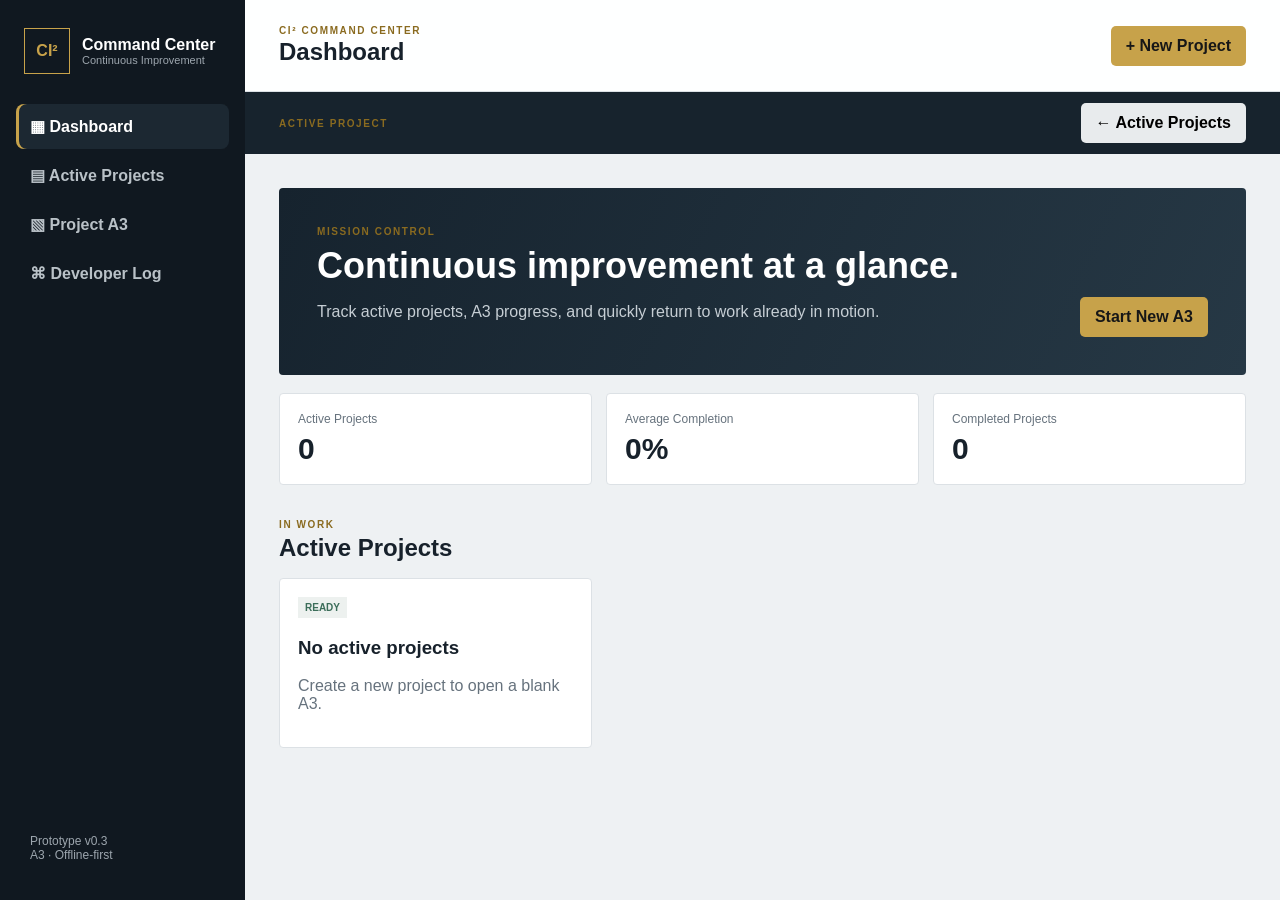
<file: index.html>
<!DOCTYPE html><html lang="en"><head><meta charset="UTF-8"/><meta name="viewport" content="width=device-width,initial-scale=1,viewport-fit=cover"/><meta name="theme-color" content="#101820"/><meta name="apple-mobile-web-app-capable" content="yes"/><meta name="apple-mobile-web-app-title" content="CI²"/><link rel="manifest" href="manifest.webmanifest"/><title>CI² Command Center</title><link rel="stylesheet" href="styles.css"/></head><body>
<aside class="sidebar"><div class="brand"><div class="brand-mark">CI²</div><div><strong>Command Center</strong><span>Continuous Improvement</span></div></div><nav><button class="nav-item active" data-view="dashboard">▦ <span>Dashboard</span></button><button class="nav-item" data-view="projects">▤ <span>Active Projects</span></button><button class="nav-item" data-view="a3">▧ <span>Project A3</span></button><button class="nav-item" data-view="devlog">⌘ <span>Developer Log</span></button></nav><div class="sidebar-note">Prototype v0.3<br><span>A3 · Offline-first</span></div></aside>
<main><header><button id="menuBtn" class="menu-btn">☰</button><div><p class="eyebrow">CI² COMMAND CENTER</p><h1 id="pageTitle">Dashboard</h1></div><button class="primary" id="newProjectBtn">+ New Project</button></header><div id="projectContext" class="project-context" hidden><div><span class="eyebrow">ACTIVE PROJECT</span><strong id="contextName"></strong><small id="contextMeta"></small></div><button class="secondary" onclick="returnToPortfolio()">← Active Projects</button></div>
<section id="dashboard" class="view active"><div class="hero"><div><p class="eyebrow">MISSION CONTROL</p><h2>Continuous improvement at a glance.</h2><p>Track active projects, A3 progress, and quickly return to work already in motion.</p></div><button class="primary large" data-open-modal>Start New A3</button></div><div class="stats"><article><span>Active Projects</span><strong id="activeCount">0</strong></article><article><span>Average Completion</span><strong id="avgProgress">0%</strong></article><article><span>Completed Projects</span><strong id="completedCount">0</strong></article></div><div class="section-head"><div><p class="eyebrow">IN WORK</p><h2>Active Projects</h2></div></div><div id="projectCards" class="cards"></div></section>
<section id="projects" class="view"><div class="section-head"><div><p class="eyebrow">PORTFOLIO</p><h2>Active Projects</h2></div><button class="primary" data-open-modal>+ New Project</button></div><div id="projectTable" class="panel"></div></section>
<section id="a3" class="view"><div class="section-head"><div><p class="eyebrow">AIR FORCE PRACTICAL PROBLEM SOLVING</p><h2>Project A3</h2></div><span class="save-note">Auto-saved locally</span></div><div class="a3-sheet">
<div class="a3-meta"><div class="meta-block"><label>Team Lead<input data-project="teamLead"/></label><label>Team Members<textarea data-project="teamMembers"></textarea></label><label>Facilitator<input data-project="facilitator"/></label><label>Mentor<input data-project="mentor"/></label></div><div class="meta-block"><label>Champion(s)<input data-project="champions"/></label><label>Process Owner(s)<input data-project="processOwners"/></label><label>WPM<input data-project="wpm"/></label><div class="date-row"><label>Start Date<input type="date" data-project="startDate"/></label><label>End Date<input type="date" data-project="endDate"/></label></div></div><div class="meta-block"><label>Project Name<input data-project="name"/></label><label>Strategic Alignment<textarea data-project="strategicAlignment"></textarea></label><label>Functional Area<input data-project="area"/></label><label>Status<select data-project="status"><option>Active</option><option>On Hold</option><option>Complete</option></select></label></div></div>
<div class="a3-problem-grid"><article class="a3-block"><h3>1. Clarify & Validate the Problem</h3><small>Tools: VoC, KPI, Current State VSM</small><textarea data-save="a3.step1" placeholder="Define and validate the problem, customer need, impact, and context..."></textarea></article><article class="a3-block"><h3>4. Conduct Cause Analysis</h3><small>Tools: Brainstorm, Affinity/Fishbone, Pareto, 5-Whys</small><textarea data-save="a3.step4" placeholder="Identify and validate root causes..."></textarea></article><article class="a3-block"><h3>2. Break Down the Problem / Identify Performance Gap(s)</h3><small>Tools: VoC, KPI, Gap Analysis</small><textarea data-save="a3.step2" placeholder="Document baseline data, gaps, observations, charts, and process evidence..."></textarea></article><article class="a3-block"><h3>5. Develop Countermeasures & Implementation Plan</h3><small>Tools: Lean, 5S, Visual Mgt, Std Wk, Cell Design, Error Proof, PICK</small><textarea data-save="a3.step5" placeholder="Link root causes to countermeasures and build the implementation plan..."></textarea></article><article class="a3-block"><h3>3. Set Improvement Target</h3><small>Tools: B-SMART, VSM-Future State</small><textarea data-save="a3.step3" placeholder="Measure | Baseline | Target | Target Source | By When..."></textarea></article><article class="a3-block"><h3>6. See Countermeasures Through</h3><small>Tools: 5S, Visual Mgt, Std Wk, Cell Design, Error Proof</small><textarea data-save="a3.step6" placeholder="Action items, POC, suspense date, status, and remarks..."></textarea></article><article class="a3-block"><h3>7. Confirm Results & Process Change</h3><small>Tools: KPI, Standard Work Procedures, Audits</small><textarea data-save="a3.step7" placeholder="Validate results against targets and document the process change..."></textarea></article><article class="a3-block"><h3>8. Standardize Successful Processes</h3><small>Tools: Check Pts, Std Tables, Story Boards, PA</small><textarea data-save="a3.step8" placeholder="Document sustainment, standard work, ownership, and sharing..."></textarea></article></div></div></section>
<section id="devlog" class="view"><div class="panel prose"><h2>Developer Log</h2><h3>v0.3 — A3 Project System</h3><p>Dashboard focuses on project count and completion. Active Projects is the portfolio. New Project creates a blank A3 modeled on the supplied Air Force CPI template.</p></div></section></main>
<dialog id="projectModal"><form method="dialog" id="projectForm"><div class="modal-head"><div><p class="eyebrow">NEW A3</p><h2>Create Project</h2></div><button value="cancel" class="icon-btn">×</button></div><label>Project Name<input id="projectName" required/></label><label>Functional Area<input id="projectArea"/></label><label>Team Lead<input id="projectLead"/></label><div class="modal-actions"><button value="cancel" class="secondary">Cancel</button><button value="default" id="saveProject" class="primary">Create A3</button></div></form></dialog><script src="app.js"></script></body></html>
</file>
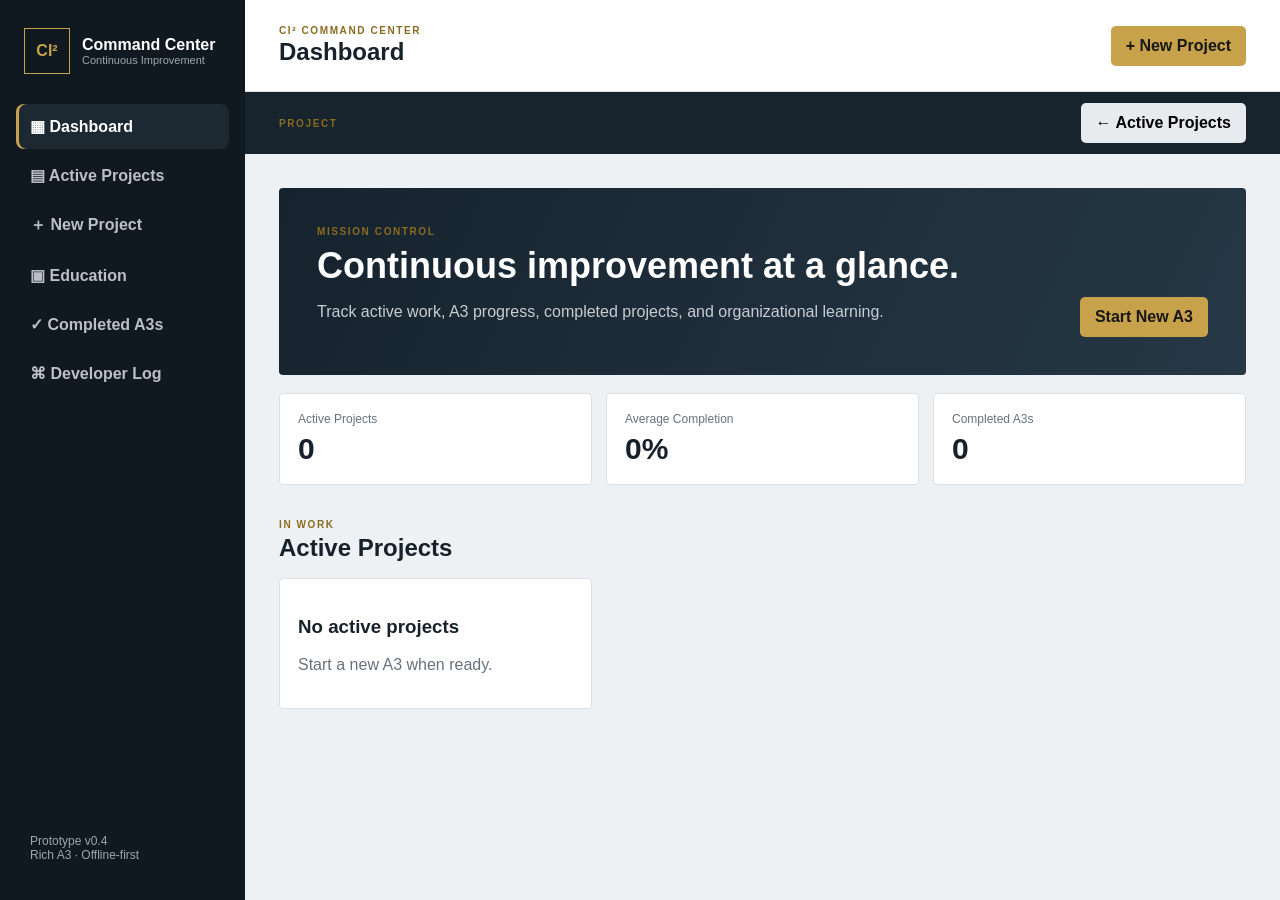
<file: preview-v03/index.html>
<!DOCTYPE html><html lang="en"><head><meta charset="UTF-8"/><meta name="viewport" content="width=device-width,initial-scale=1,viewport-fit=cover"/><meta name="theme-color" content="#101820"/><link rel="manifest" href="manifest.webmanifest"/><title>CI² Command Center</title><link rel="stylesheet" href="styles.css"/></head><body><aside class="sidebar"><div class="brand"><div class="brand-mark">CI²</div><div><strong>Command Center</strong><span>Continuous Improvement</span></div></div><nav><button class="nav-item active" data-view="dashboard">▦ <span>Dashboard</span></button><button class="nav-item" data-view="projects">▤ <span>Active Projects</span></button><button class="nav-item" id="navNew">＋ <span>New Project</span></button><button class="nav-item" data-view="education">▣ <span>Education</span></button><button class="nav-item" data-view="completed">✓ <span>Completed A3s</span></button><button class="nav-item" data-view="devlog">⌘ <span>Developer Log</span></button></nav><div class="sidebar-note">Prototype v0.4<br><span>Rich A3 · Offline-first</span></div></aside><main><header><button id="menuBtn" class="menu-btn">☰</button><div><p class="eyebrow">CI² COMMAND CENTER</p><h1 id="pageTitle">Dashboard</h1></div><button class="primary" id="newProjectBtn">+ New Project</button></header><div id="projectContext" class="project-context" hidden><div><span class="eyebrow">PROJECT</span><strong id="contextName"></strong><small id="contextMeta"></small></div><button class="secondary" onclick="returnToPortfolio()">← Active Projects</button></div><section id="dashboard" class="view active"><div class="hero"><div><p class="eyebrow">MISSION CONTROL</p><h2>Continuous improvement at a glance.</h2><p>Track active work, A3 progress, completed projects, and organizational learning.</p></div><button class="primary large" data-open-modal>Start New A3</button></div><div class="stats"><article><span>Active Projects</span><strong id="activeCount">0</strong></article><article><span>Average Completion</span><strong id="avgProgress">0%</strong></article><article><span>Completed A3s</span><strong id="completedCount">0</strong></article></div><div class="section-head"><div><p class="eyebrow">IN WORK</p><h2>Active Projects</h2></div></div><div id="projectCards" class="cards"></div></section><section id="projects" class="view"><div class="section-head"><div><p class="eyebrow">PORTFOLIO</p><h2>Active Projects</h2></div><button class="primary" data-open-modal>+ New Project</button></div><div id="projectTable" class="panel"></div></section><section id="completed" class="view"><div class="section-head"><div><p class="eyebrow">SHARE & REUSE</p><h2>Completed A3s</h2></div></div><div id="completedCards" class="cards"></div></section><section id="education" class="view"><div class="section-head"><div><p class="eyebrow">LEARN</p><h2>CI² Education Library</h2></div><label class="primary upload-label">+ Add File<input id="eduUpload" type="file" multiple hidden/></label></div><div class="panel"><p class="muted">Prototype library: files are stored on this device only, not uploaded to the public GitHub repository.</p><div id="eduFiles" class="library-grid"></div></div></section><section id="a3" class="view"><div class="section-head"><div><p class="eyebrow">AIR FORCE PRACTICAL PROBLEM SOLVING</p><h2>Project A3</h2></div><span class="save-note">Auto-saved locally</span></div><div class="a3-sheet"><div class="a3-meta"><div class="meta-block"><label>Team Lead<input data-project="teamLead"/></label><label>Team Members<textarea data-project="teamMembers"></textarea></label><label>Facilitator<input data-project="facilitator"/></label><label>Mentor<input data-project="mentor"/></label></div><div class="meta-block"><label>Champion(s)<input data-project="champions"/></label><label>Process Owner(s)<input data-project="processOwners"/></label><label>WPM<input data-project="wpm"/></label><div class="date-row"><label>Start Date<input type="date" data-project="startDate"/></label><label>End Date<input type="date" data-project="endDate"/></label></div></div><div class="meta-block"><label>Project Name<input data-project="name"/></label><label>Strategic Alignment<textarea data-project="strategicAlignment"></textarea></label><label>Functional Area<input data-project="area"/></label><label>Status<select data-project="status"><option>Active</option><option>On Hold</option><option>Complete</option></select></label></div></div><div id="a3Blocks" class="a3-problem-grid"></div></div></section><section id="devlog" class="view"><div class="panel prose"><h2>Developer Log</h2><h3>v0.4 — Knowledge & Rich A3</h3><p>Navigation separates active work, education, and completed A3 sharing. A3 sections now support rich text, images, tables, and simple editable charts while preserving the fixed eight-step framework.</p></div></section></main><dialog id="projectModal"><form method="dialog" id="projectForm"><div class="modal-head"><div><p class="eyebrow">NEW A3</p><h2>Create Project</h2></div><button value="cancel" class="icon-btn">×</button></div><label>Project Name<input id="projectName" required/></label><label>Functional Area<input id="projectArea"/></label><label>Team Lead<input id="projectLead"/></label><div class="modal-actions"><button value="cancel" class="secondary">Cancel</button><button value="default" id="saveProject" class="primary">Create A3</button></div></form></dialog><script src="app.js"></script></body></html>
</file>
<file: styles.css>
:root{--bg:#eef1f3;--panel:#fff;--ink:#17212b;--muted:#66727d;--nav:#101820;--accent:#c7a24a;--line:#dce1e5;--good:#3c6e5a}*{box-sizing:border-box}body{margin:0;font-family:Inter,ui-sans-serif,-apple-system,BlinkMacSystemFont,"Segoe UI",sans-serif;background:var(--bg);color:var(--ink)}button,input,textarea,select{font:inherit}.sidebar{position:fixed;inset:0 auto 0 0;width:245px;background:var(--nav);color:#fff;padding:24px 16px;display:flex;flex-direction:column;z-index:10}.brand{display:flex;gap:12px;align-items:center;padding:4px 8px 28px}.brand-mark{width:46px;height:46px;border:1px solid var(--accent);display:grid;place-items:center;font-weight:800;color:var(--accent)}.brand strong,.brand span{display:block}.brand span{font-size:11px;color:#9da6ae}.nav-item{width:100%;border:0;background:transparent;color:#b9c1c7;text-align:left;padding:13px 14px;border-radius:8px;margin:2px 0;font-weight:650}.nav-item.active,.nav-item:hover{background:#1c2832;color:#fff}.nav-item.active{box-shadow:inset 3px 0 var(--accent)}.sidebar-note{margin-top:auto;padding:14px;color:#9da6ae;font-size:12px}main{margin-left:245px;min-height:100vh}header{height:92px;background:#fffffff0;border-bottom:1px solid var(--line);display:flex;align-items:center;padding:0 34px;gap:18px;position:sticky;top:0;z-index:5;backdrop-filter:blur(12px)}header h1{margin:2px 0 0;font-size:24px}.eyebrow{font-size:10px;letter-spacing:.16em;font-weight:800;color:#8a6b20;margin:0;text-transform:uppercase}header .primary{margin-left:auto}.menu-btn{display:none}.project-context{background:#17232d;color:#fff;padding:11px 34px;display:flex;justify-content:space-between;align-items:center}.project-context>div{display:flex;gap:12px;align-items:baseline}.project-context small{color:#aeb7bd}.view{display:none;padding:34px}.view.active{display:block}.hero{background:linear-gradient(115deg,#16232e,#263845);color:#fff;padding:38px;border-radius:4px;display:flex;justify-content:space-between;gap:30px;align-items:end}.hero h2{font-size:36px;max-width:650px;margin:8px 0 12px}.hero p:not(.eyebrow){color:#c6ced4}.primary,.secondary,.icon-btn{border:0;border-radius:5px;padding:11px 15px;font-weight:750;cursor:pointer}.primary{background:var(--accent);color:#171717}.secondary{background:#e8ebed}.stats{display:grid;grid-template-columns:repeat(3,1fr);gap:14px;margin:18px 0 34px}.stats article,.panel,.card{background:#fff;border:1px solid var(--line);border-radius:4px}.stats article{padding:18px}.stats span{display:block;color:var(--muted);font-size:12px}.stats strong{font-size:30px;display:block;margin-top:6px}.section-head{display:flex;align-items:end;justify-content:space-between;margin:8px 0 16px}.section-head h2{margin:4px 0 0}.cards{display:grid;grid-template-columns:repeat(3,1fr);gap:14px}.card{padding:18px}.card p{color:var(--muted)}.project-card,.project-row{cursor:pointer}.project-card:hover{border-color:var(--accent)}.tag{display:inline-block;font-size:10px;font-weight:800;background:#edf1ef;color:var(--good);padding:5px 7px}.open-cue{font-size:11px;font-weight:800;color:#8a6b20;margin-top:14px}.progress{height:7px;background:#e9edef;margin:14px 0 6px;overflow:hidden;border-radius:5px}.progress div{height:100%;background:var(--accent)}.progress-label{font-size:12px}.panel{padding:20px;overflow:auto}table{border-collapse:collapse;width:100%;min-width:620px}th,td{text-align:left;padding:13px;border-bottom:1px solid var(--line);font-size:13px}th{color:var(--muted);font-size:11px;text-transform:uppercase}.save-note{font-size:12px;color:var(--muted)}.a3-sheet{background:#fff;border:1px solid #aeb5ba;box-shadow:0 12px 35px #17212b12}.a3-meta{display:grid;grid-template-columns:1.3fr 1fr 1fr;border-bottom:2px solid #444}.meta-block{padding:12px;border-right:1px solid #999}.meta-block:last-child{border:0}.meta-block label{margin-top:5px}.date-row{display:grid;grid-template-columns:1fr 1fr;gap:8px}.a3-problem-grid{display:grid;grid-template-columns:1fr 1fr}.a3-block{padding:12px;border-right:1px solid #777;border-bottom:1px solid #777;min-height:235px}.a3-block:nth-child(even){border-right:0}.a3-block h3{font-size:13px;margin:0 0 3px}.a3-block small{font-size:10px;color:#68747d}.a3-block textarea{width:100%;height:180px;margin-top:9px;border:0;background:#f8f9f9;padding:10px;resize:vertical;line-height:1.45}.a3-block textarea:focus{outline:2px solid #c7a24a;background:#fff}label{display:block;font-size:11px;font-weight:750}input,label textarea,select{width:100%;margin-top:4px;border:1px solid var(--line);padding:8px;background:#fff}dialog{border:0;border-radius:6px;width:min(600px,90vw);padding:0}dialog::backdrop{background:#081018aa}form{padding:24px}.modal-head,.modal-actions{display:flex;justify-content:space-between;gap:8px}.modal-actions{justify-content:flex-end;margin-top:18px}.icon-btn{font-size:24px;background:transparent}.prose{max-width:900px}@media(max-width:900px){.sidebar{width:76px;padding-inline:10px}.brand>div:not(.brand-mark),.nav-item span,.sidebar-note{display:none}.nav-item{text-align:center}main{margin-left:76px}.cards{grid-template-columns:1fr 1fr}.a3-meta{grid-template-columns:1fr}.meta-block{border-right:0;border-bottom:1px solid #999}}@media(max-width:650px){.sidebar{transform:translateX(-100%)}.sidebar.open{transform:none;width:245px}.sidebar.open .brand>div:not(.brand-mark),.sidebar.open .nav-item span,.sidebar.open .sidebar-note{display:block}.sidebar.open .nav-item{text-align:left}main{margin-left:0}header{padding:0 18px}.menu-btn{display:block;border:0;background:transparent;font-size:24px}.view{padding:16px}.stats,.cards,.a3-problem-grid{grid-template-columns:1fr}.a3-block{border-right:0}.hero{padding:26px;flex-direction:column;align-items:flex-start}.project-context{padding:10px 18px}.project-context>div{display:block}}
</file>
<file: preview-v03/styles.css>
:root{--bg:#eef1f3;--panel:#fff;--ink:#17212b;--muted:#66727d;--nav:#101820;--accent:#c7a24a;--line:#dce1e5;--good:#3c6e5a}*{box-sizing:border-box}body{margin:0;font-family:Inter,ui-sans-serif,-apple-system,BlinkMacSystemFont,"Segoe UI",sans-serif;background:var(--bg);color:var(--ink)}button,input,textarea,select{font:inherit}.sidebar{position:fixed;inset:0 auto 0 0;width:245px;background:var(--nav);color:#fff;padding:24px 16px;display:flex;flex-direction:column;z-index:10}.brand{display:flex;gap:12px;align-items:center;padding:4px 8px 28px}.brand-mark{width:46px;height:46px;border:1px solid var(--accent);display:grid;place-items:center;font-weight:800;color:var(--accent)}.brand strong,.brand span{display:block}.brand span{font-size:11px;color:#9da6ae}.nav-item{width:100%;border:0;background:transparent;color:#b9c1c7;text-align:left;padding:13px 14px;border-radius:8px;margin:2px 0;font-weight:650}.nav-item.active,.nav-item:hover{background:#1c2832;color:#fff}.nav-item.active{box-shadow:inset 3px 0 var(--accent)}.sidebar-note{margin-top:auto;padding:14px;color:#9da6ae;font-size:12px}main{margin-left:245px;min-height:100vh}header{height:92px;background:#fffffff0;border-bottom:1px solid var(--line);display:flex;align-items:center;padding:0 34px;gap:18px;position:sticky;top:0;z-index:5}header h1{margin:2px 0 0;font-size:24px}.eyebrow{font-size:10px;letter-spacing:.16em;font-weight:800;color:#8a6b20;margin:0;text-transform:uppercase}header .primary{margin-left:auto}.menu-btn{display:none}.project-context{background:#17232d;color:#fff;padding:11px 34px;display:flex;justify-content:space-between;align-items:center}.project-context>div{display:flex;gap:12px;align-items:baseline}.project-context small{color:#aeb7bd}.view{display:none;padding:34px}.view.active{display:block}.hero{background:linear-gradient(115deg,#16232e,#263845);color:#fff;padding:38px;border-radius:4px;display:flex;justify-content:space-between;gap:30px;align-items:end}.hero h2{font-size:36px;max-width:650px;margin:8px 0 12px}.hero p:not(.eyebrow){color:#c6ced4}.primary,.secondary,.icon-btn{border:0;border-radius:5px;padding:11px 15px;font-weight:750;cursor:pointer}.primary{background:var(--accent);color:#171717}.secondary{background:#e8ebed}.stats{display:grid;grid-template-columns:repeat(3,1fr);gap:14px;margin:18px 0 34px}.stats article,.panel,.card{background:#fff;border:1px solid var(--line);border-radius:4px}.stats article,.card{padding:18px}.stats span{display:block;color:var(--muted);font-size:12px}.stats strong{font-size:30px;display:block;margin-top:6px}.section-head{display:flex;align-items:end;justify-content:space-between;margin:8px 0 16px}.section-head h2{margin:4px 0 0}.cards{display:grid;grid-template-columns:repeat(3,1fr);gap:14px}.card p,.muted{color:var(--muted)}.project-card,.project-row{cursor:pointer}.project-card:hover{border-color:var(--accent)}.tag{display:inline-block;font-size:10px;font-weight:800;background:#edf1ef;color:var(--good);padding:5px 7px}.open-cue{font-size:11px;font-weight:800;color:#8a6b20;margin-top:14px}.progress{height:7px;background:#e9edef;margin:14px 0 6px;overflow:hidden;border-radius:5px}.progress div{height:100%;background:var(--accent)}.progress-label{font-size:12px}.panel{padding:20px;overflow:auto}table{border-collapse:collapse;width:100%}th,td{text-align:left;padding:10px;border:1px solid var(--line);font-size:12px}th{color:var(--muted);text-transform:uppercase}.save-note{font-size:12px;color:var(--muted)}.a3-sheet{background:#fff;border:1px solid #aeb5ba;box-shadow:0 12px 35px #17212b12}.a3-meta{display:grid;grid-template-columns:1.3fr 1fr 1fr;border-bottom:2px solid #444}.meta-block{padding:12px;border-right:1px solid #999}.meta-block:last-child{border:0}.meta-block label{margin-top:5px}.date-row{display:grid;grid-template-columns:1fr 1fr;gap:8px}.a3-problem-grid{display:grid;grid-template-columns:1fr 1fr}.a3-block{padding:12px;border-right:1px solid #777;border-bottom:1px solid #777;min-height:300px}.a3-block:nth-child(even){border-right:0}.a3-block h3{font-size:13px;margin:0 0 3px}.a3-block small{font-size:10px;color:#68747d}.editor-tools{display:flex;flex-wrap:wrap;gap:4px;margin:10px 0 6px;padding:6px;background:#eef1f3;border-radius:4px}.editor-tools button,.editor-tools label{border:1px solid #ccd2d6;background:#fff;padding:5px 8px;font-size:11px;font-weight:700;cursor:pointer;margin:0;border-radius:3px}.rich-editor{min-height:190px;background:#f8f9f9;padding:10px;line-height:1.45;outline:none;overflow:auto}.rich-editor:focus{box-shadow:inset 0 0 0 2px var(--accent);background:#fff}.a3-image{max-width:100%;max-height:350px;display:block;margin:auto}figure{margin:12px 0}figcaption{text-align:center;font-size:11px;color:var(--muted)}.inline-table{width:100%;margin:10px 0}.mini-chart{padding:12px;border:1px solid var(--line);margin:10px 0}.chart-row{display:grid;grid-template-columns:90px 1fr 45px;gap:8px;align-items:center;margin:7px 0;font-size:11px}.chart-row>div{height:18px;background:#e9edef}.chart-row i{display:block;height:100%;background:var(--accent)}label{display:block;font-size:11px;font-weight:750}input,label textarea,select{width:100%;margin-top:4px;border:1px solid var(--line);padding:8px;background:#fff}.upload-label{display:inline-block;width:auto;margin:0}.library-grid{display:grid;grid-template-columns:repeat(3,1fr);gap:10px;margin-top:18px}.library-item{border:1px solid var(--line);padding:14px;display:flex;flex-direction:column;gap:8px}.library-item small{color:var(--muted)}dialog{border:0;border-radius:6px;width:min(600px,90vw);padding:0}dialog::backdrop{background:#081018aa}form{padding:24px}.modal-head,.modal-actions{display:flex;justify-content:space-between;gap:8px}.modal-actions{justify-content:flex-end;margin-top:18px}.icon-btn{font-size:24px;background:transparent}.prose{max-width:900px}@media(max-width:900px){.sidebar{width:76px;padding-inline:10px}.brand>div:not(.brand-mark),.nav-item span,.sidebar-note{display:none}.nav-item{text-align:center}main{margin-left:76px}.cards,.library-grid{grid-template-columns:1fr 1fr}.a3-meta{grid-template-columns:1fr}.meta-block{border-right:0;border-bottom:1px solid #999}}@media(max-width:650px){.sidebar{transform:translateX(-100%)}.sidebar.open{transform:none;width:245px}.sidebar.open .brand>div:not(.brand-mark),.sidebar.open .nav-item span,.sidebar.open .sidebar-note{display:block}.sidebar.open .nav-item{text-align:left}main{margin-left:0}header{padding:0 18px}.menu-btn{display:block;border:0;background:transparent;font-size:24px}.view{padding:16px}.stats,.cards,.library-grid,.a3-problem-grid{grid-template-columns:1fr}.a3-block{border-right:0}.hero{padding:26px;flex-direction:column;align-items:flex-start}.project-context{padding:10px 18px}.project-context>div{display:block}}
</file>
